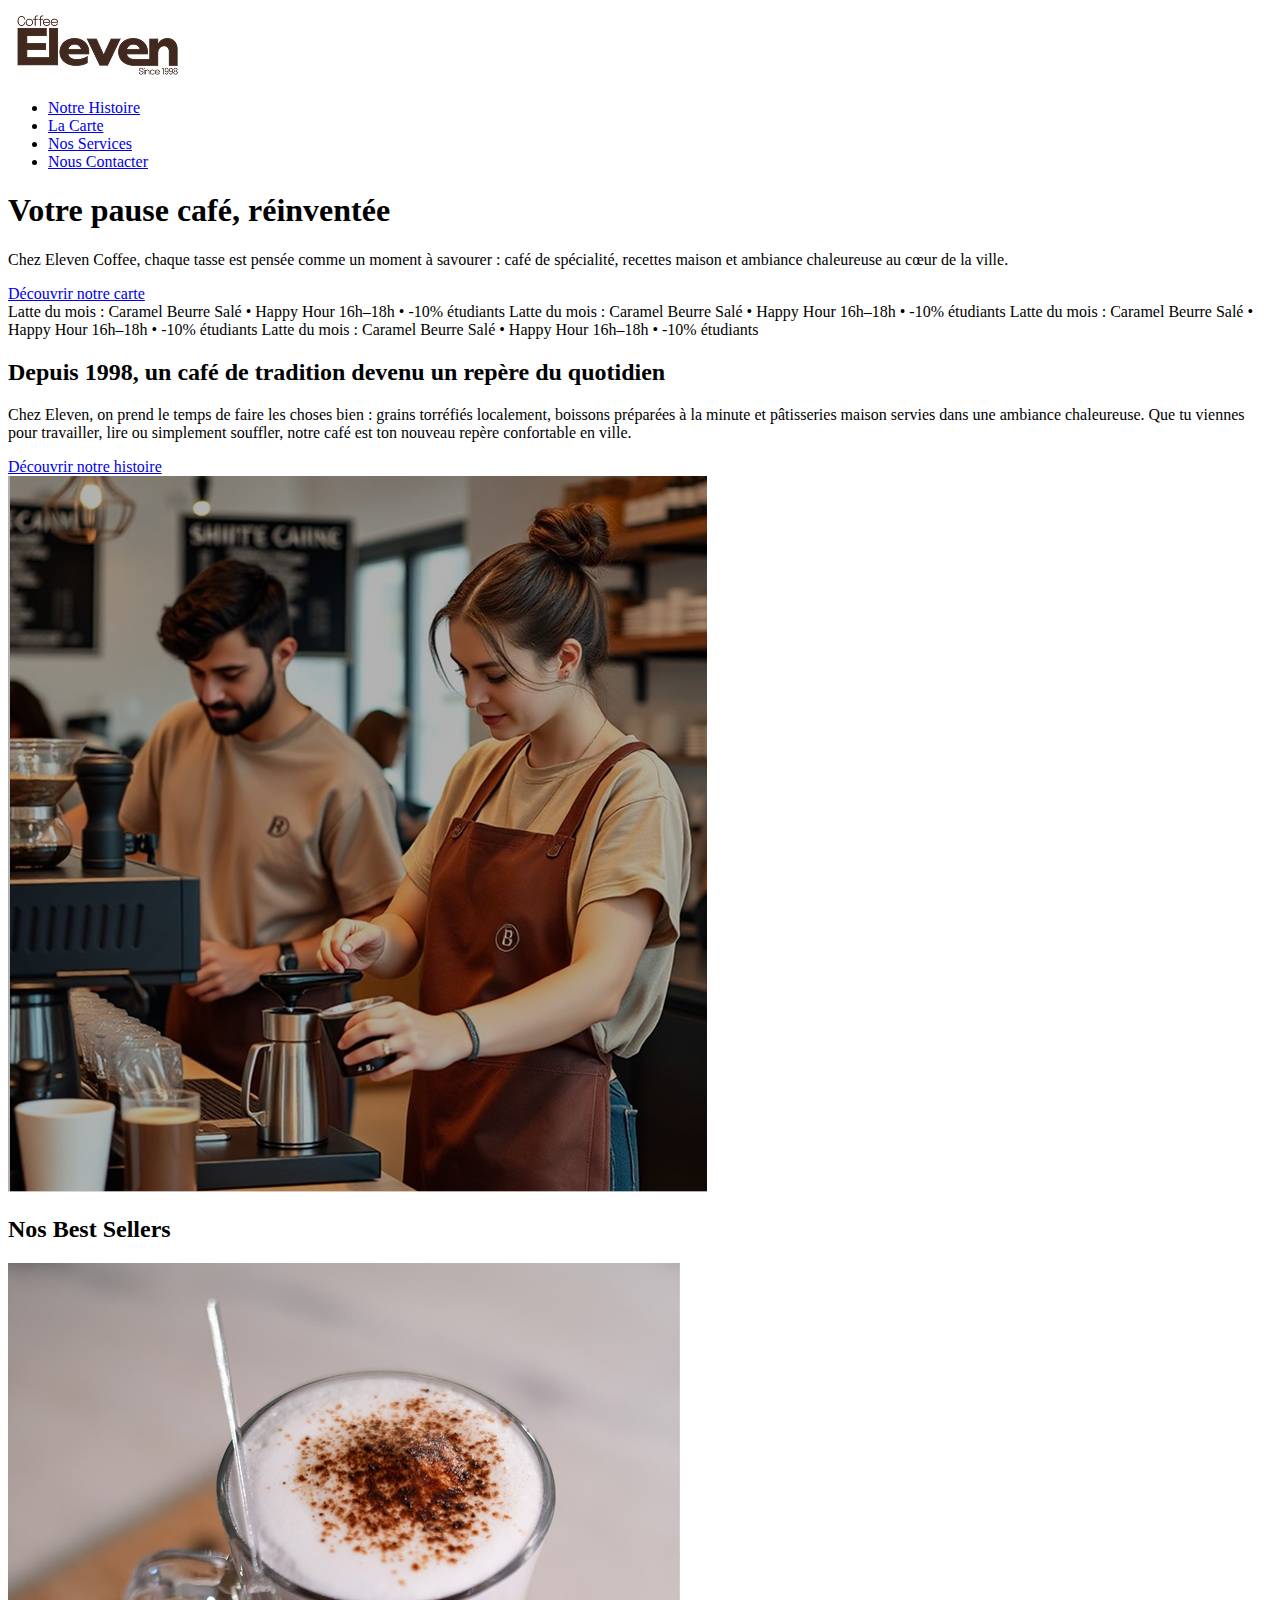
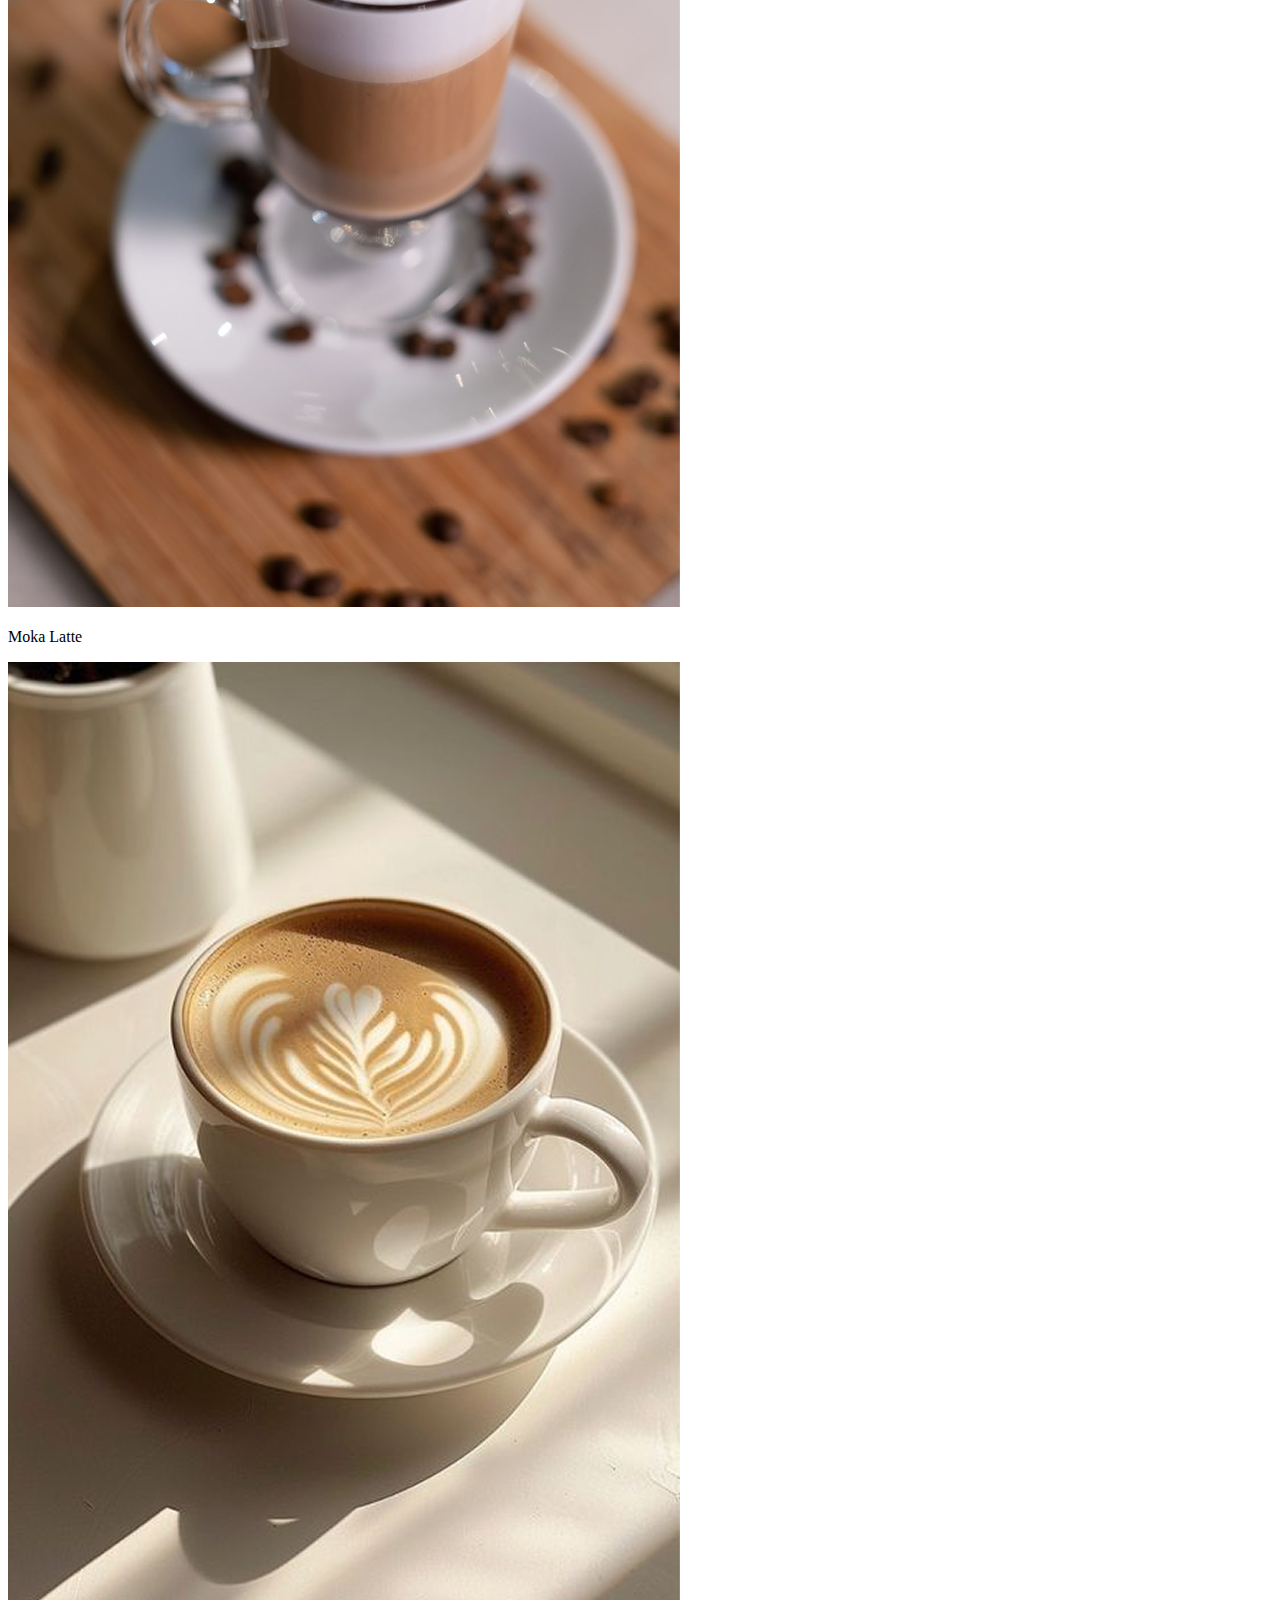
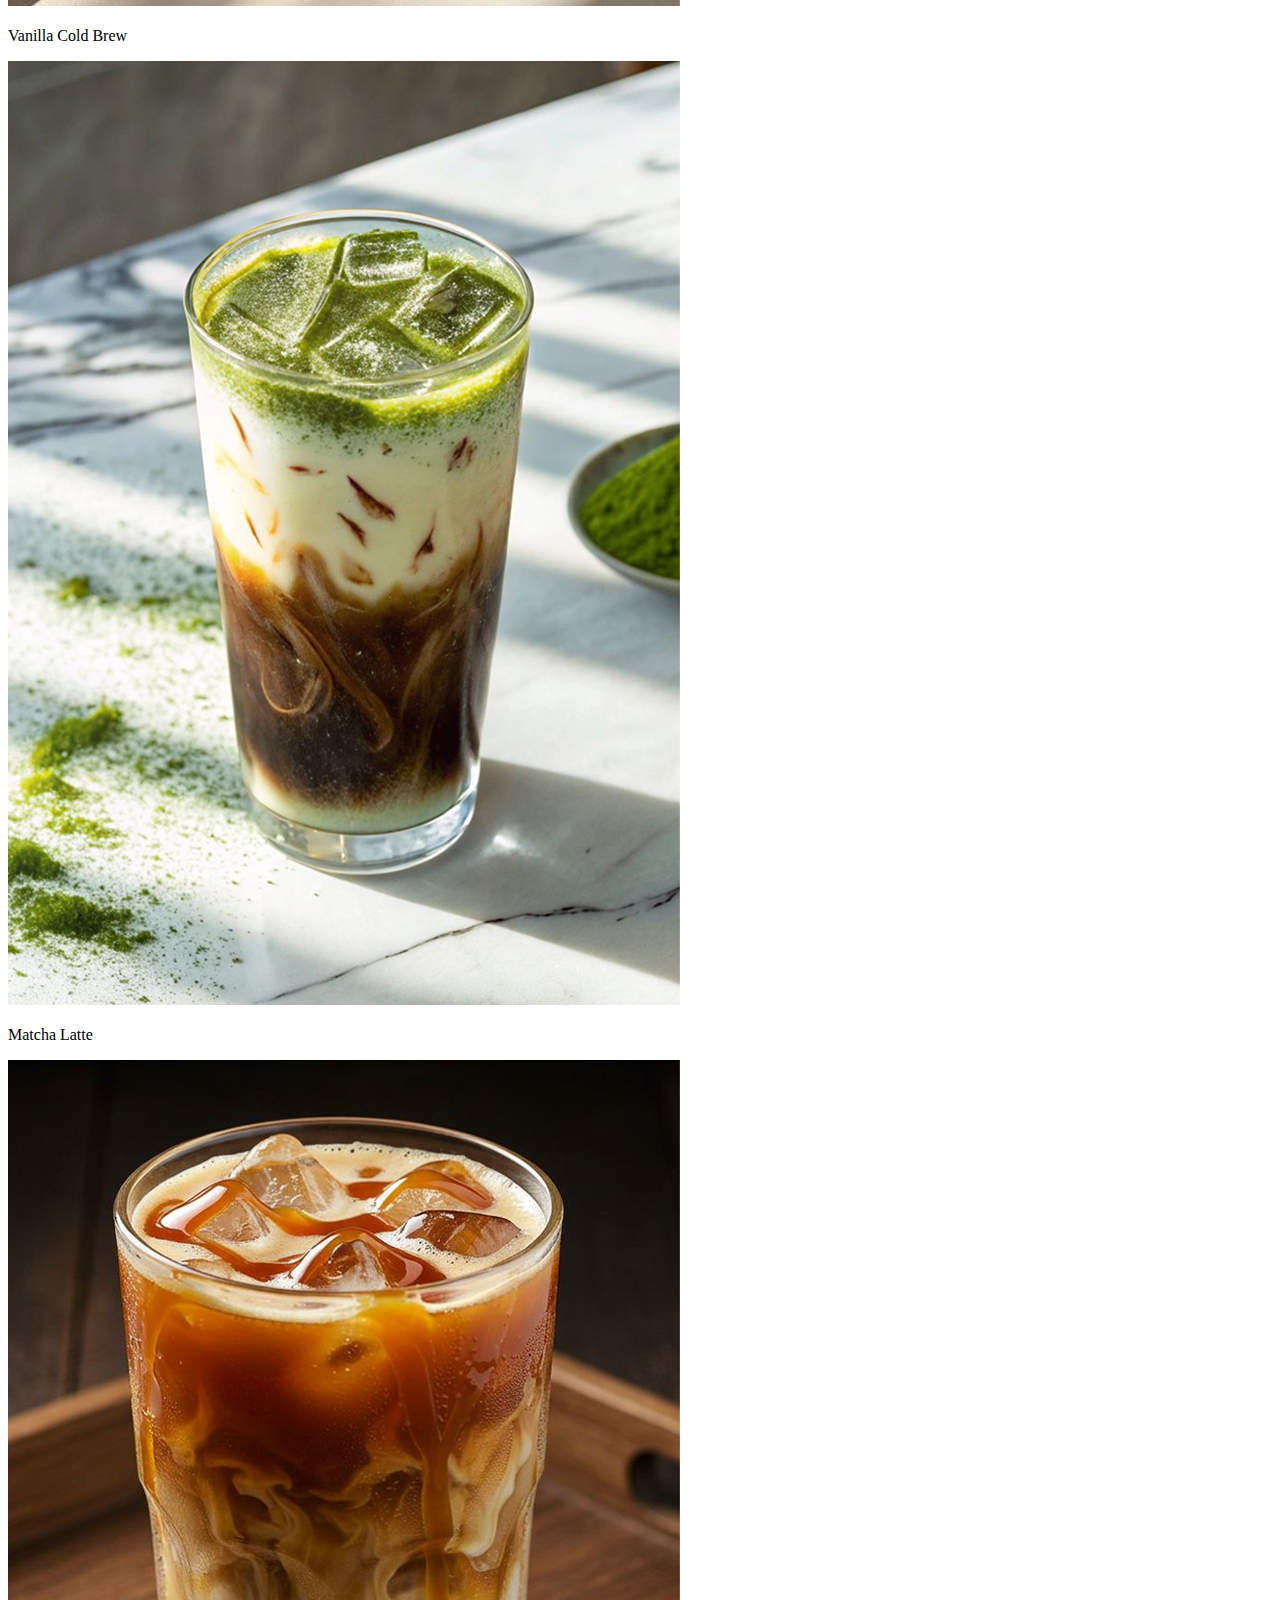
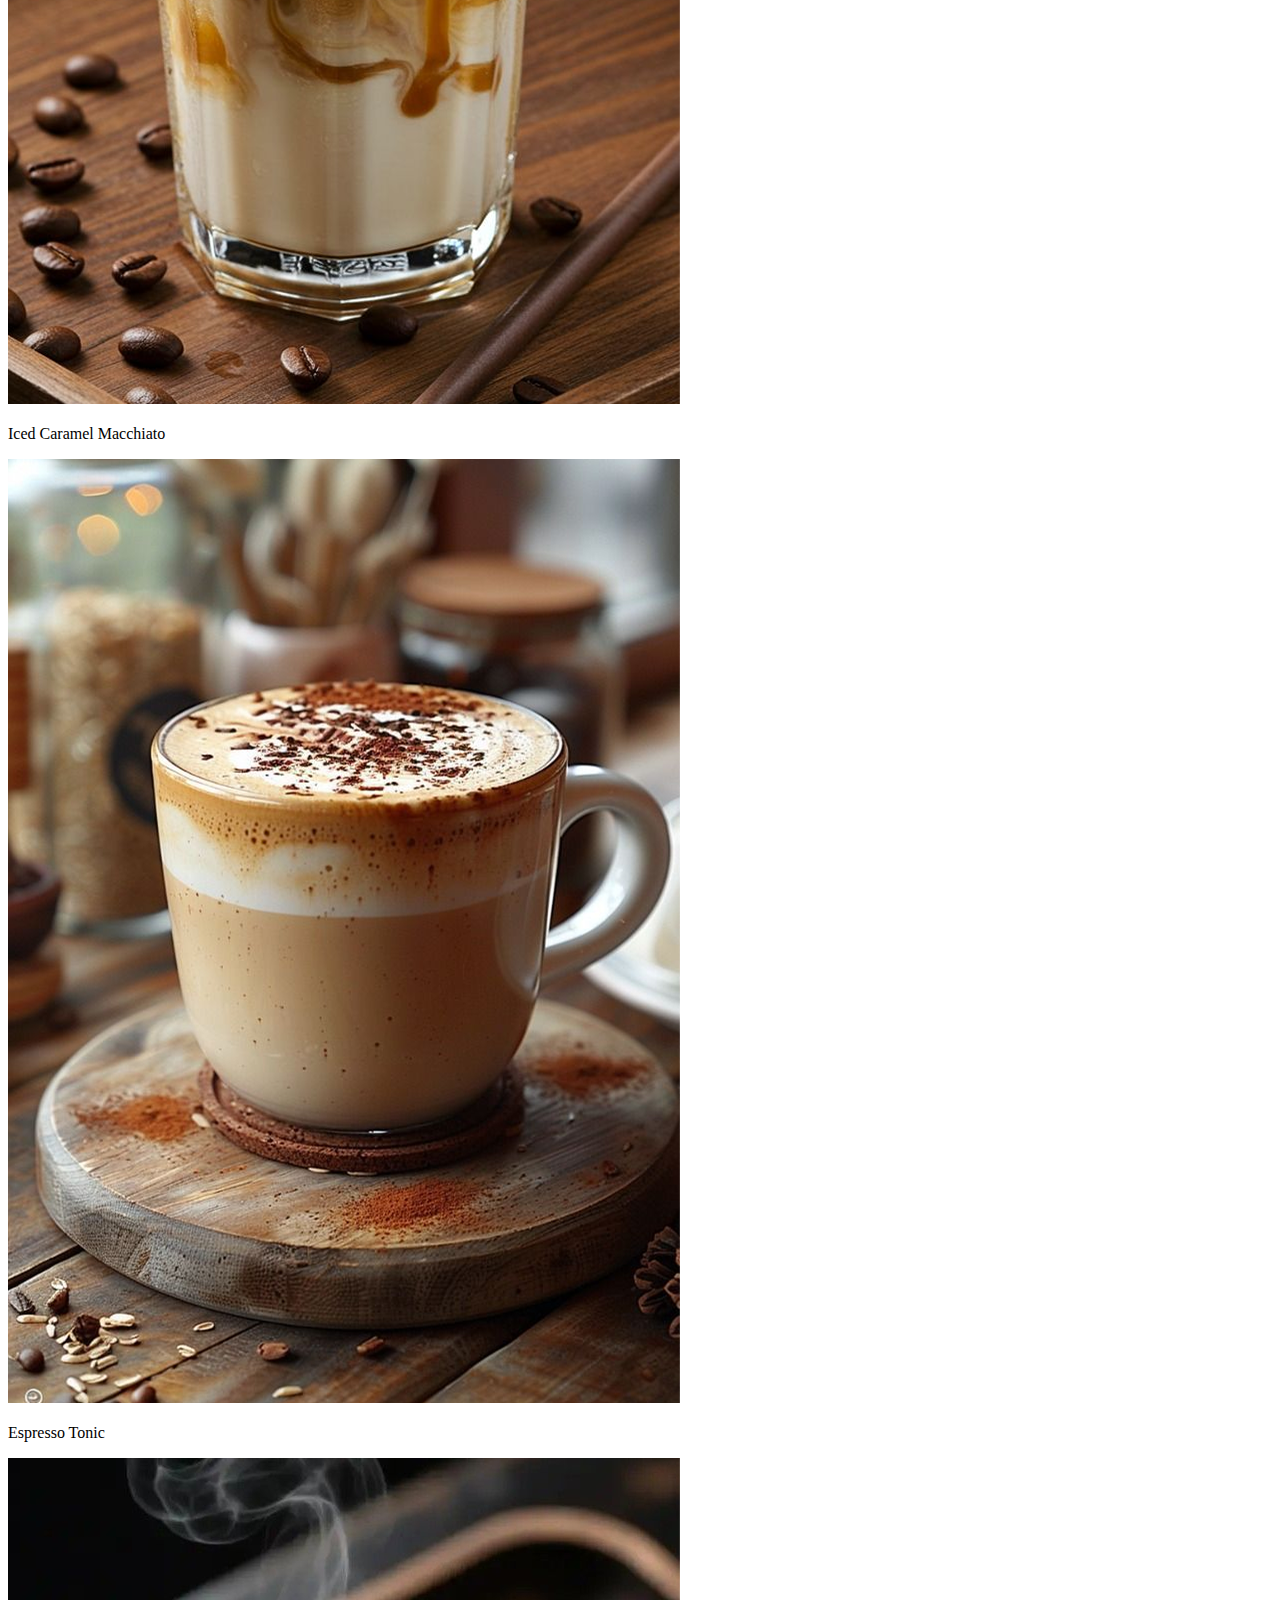
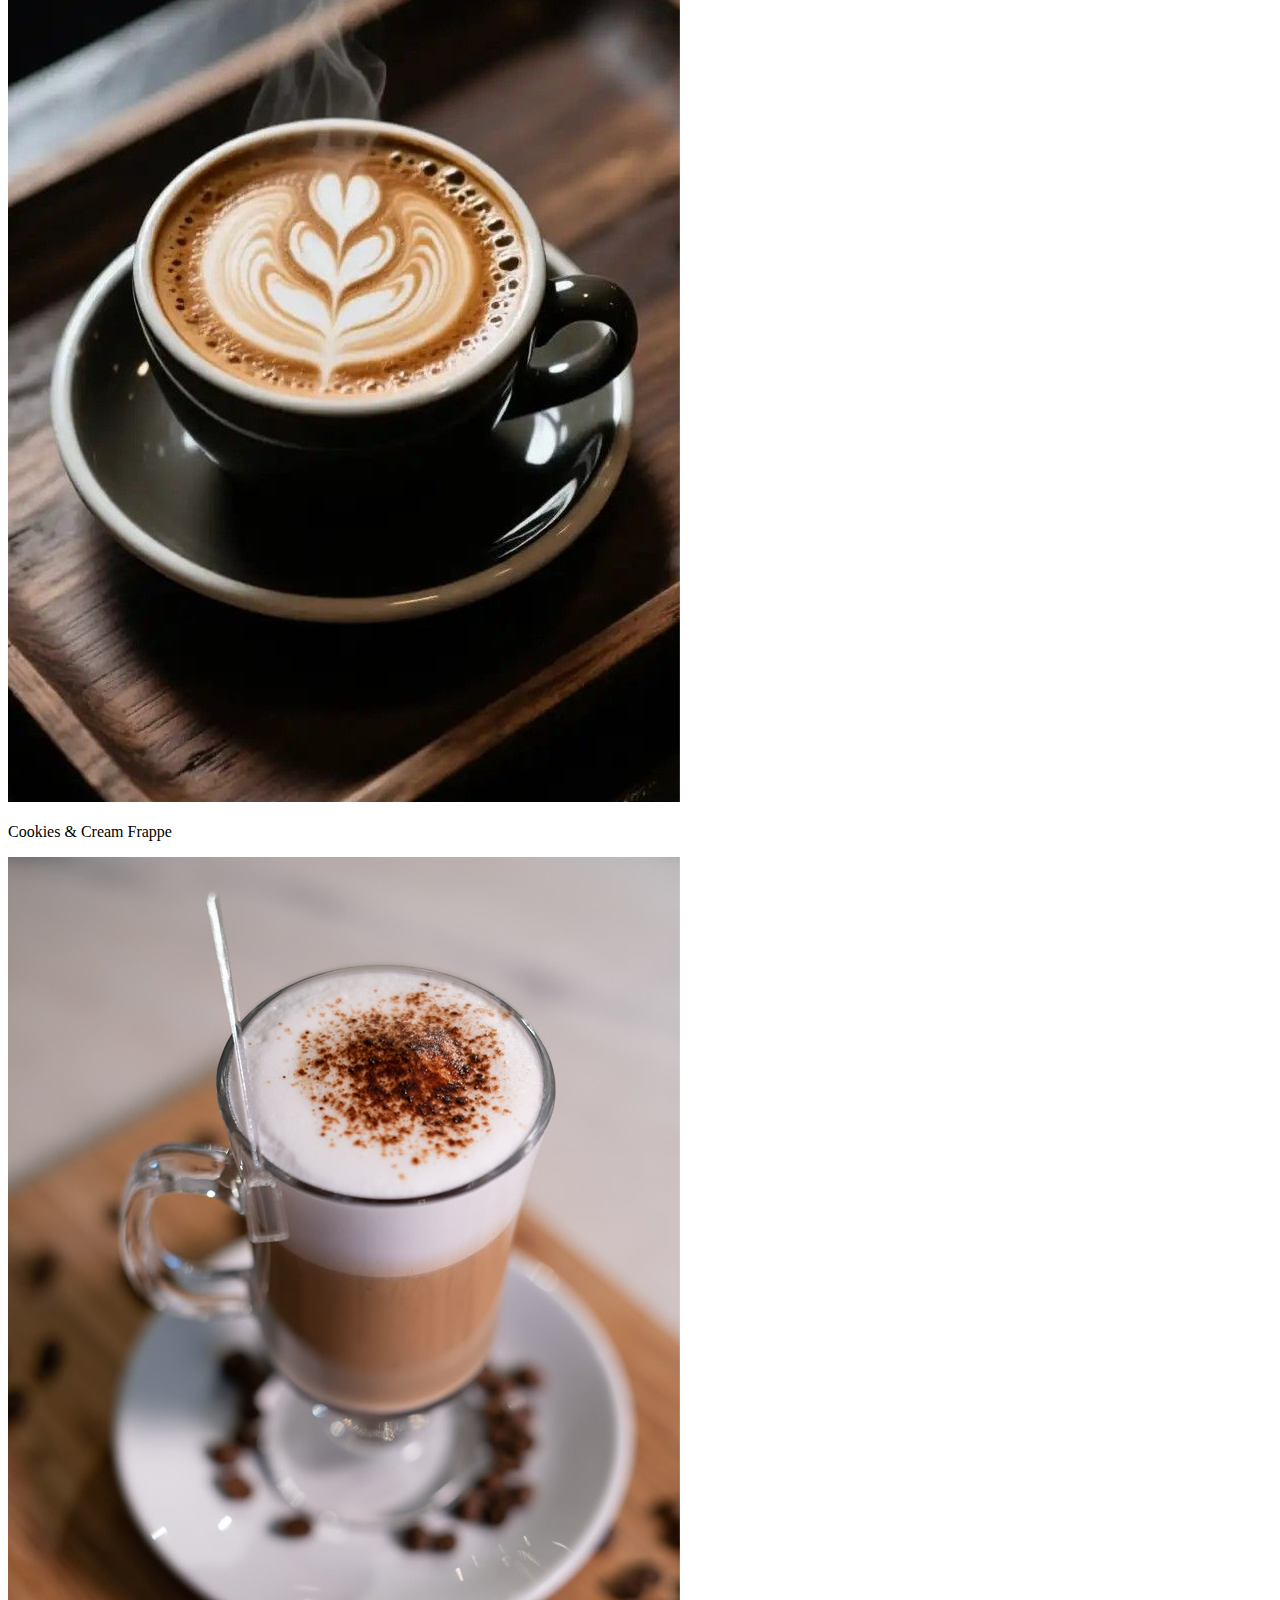
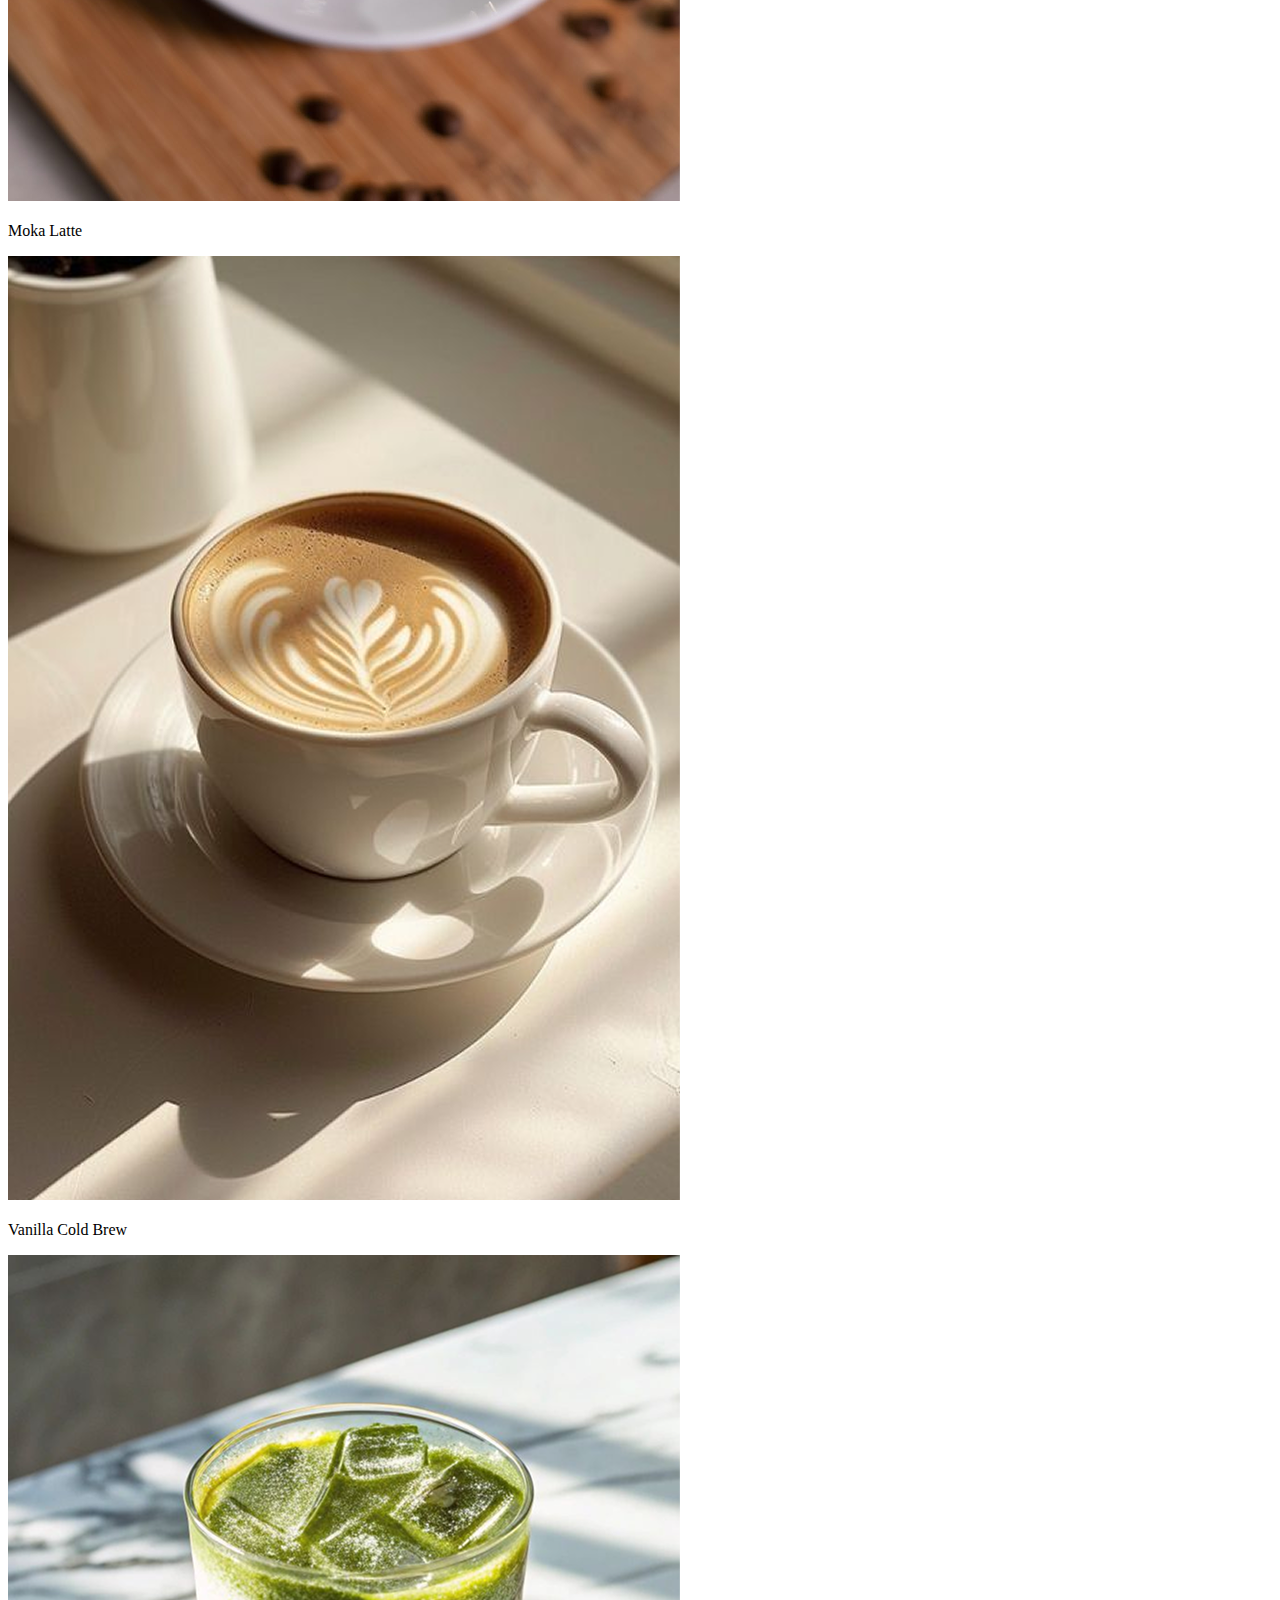
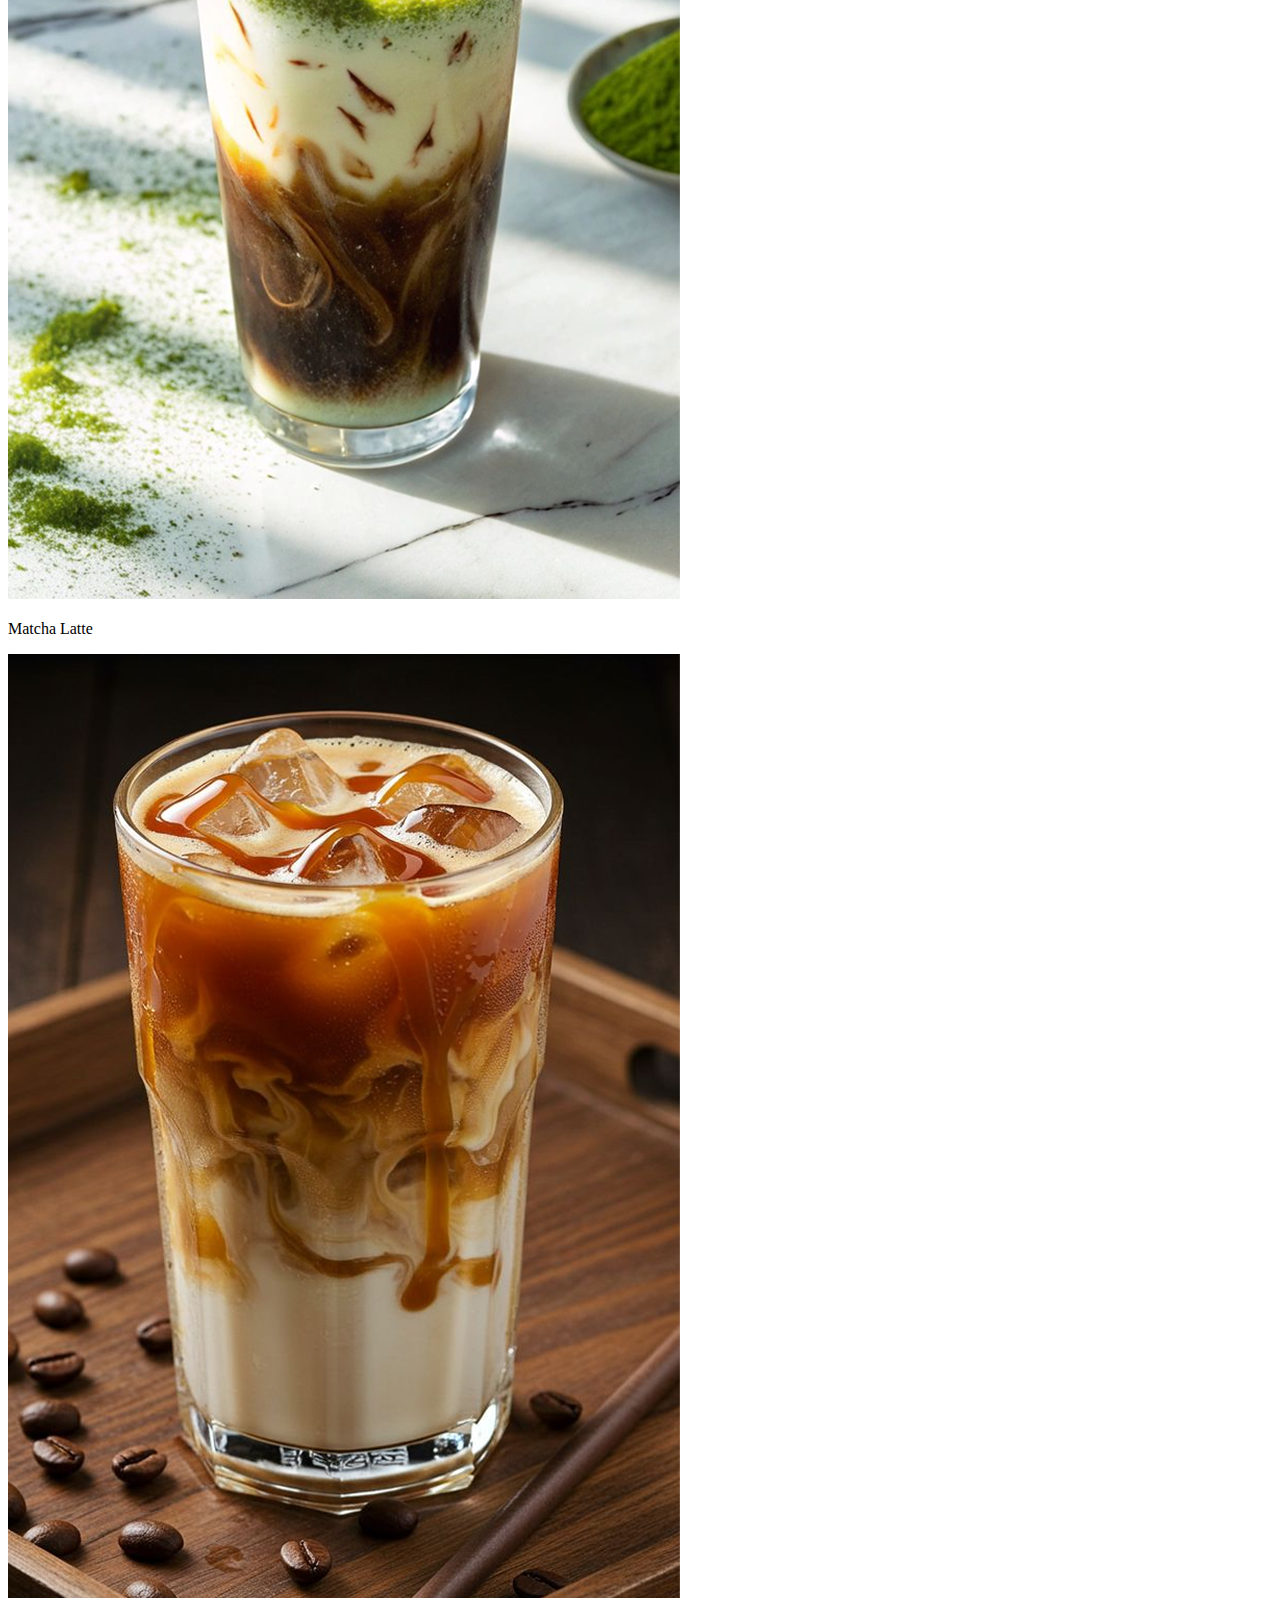
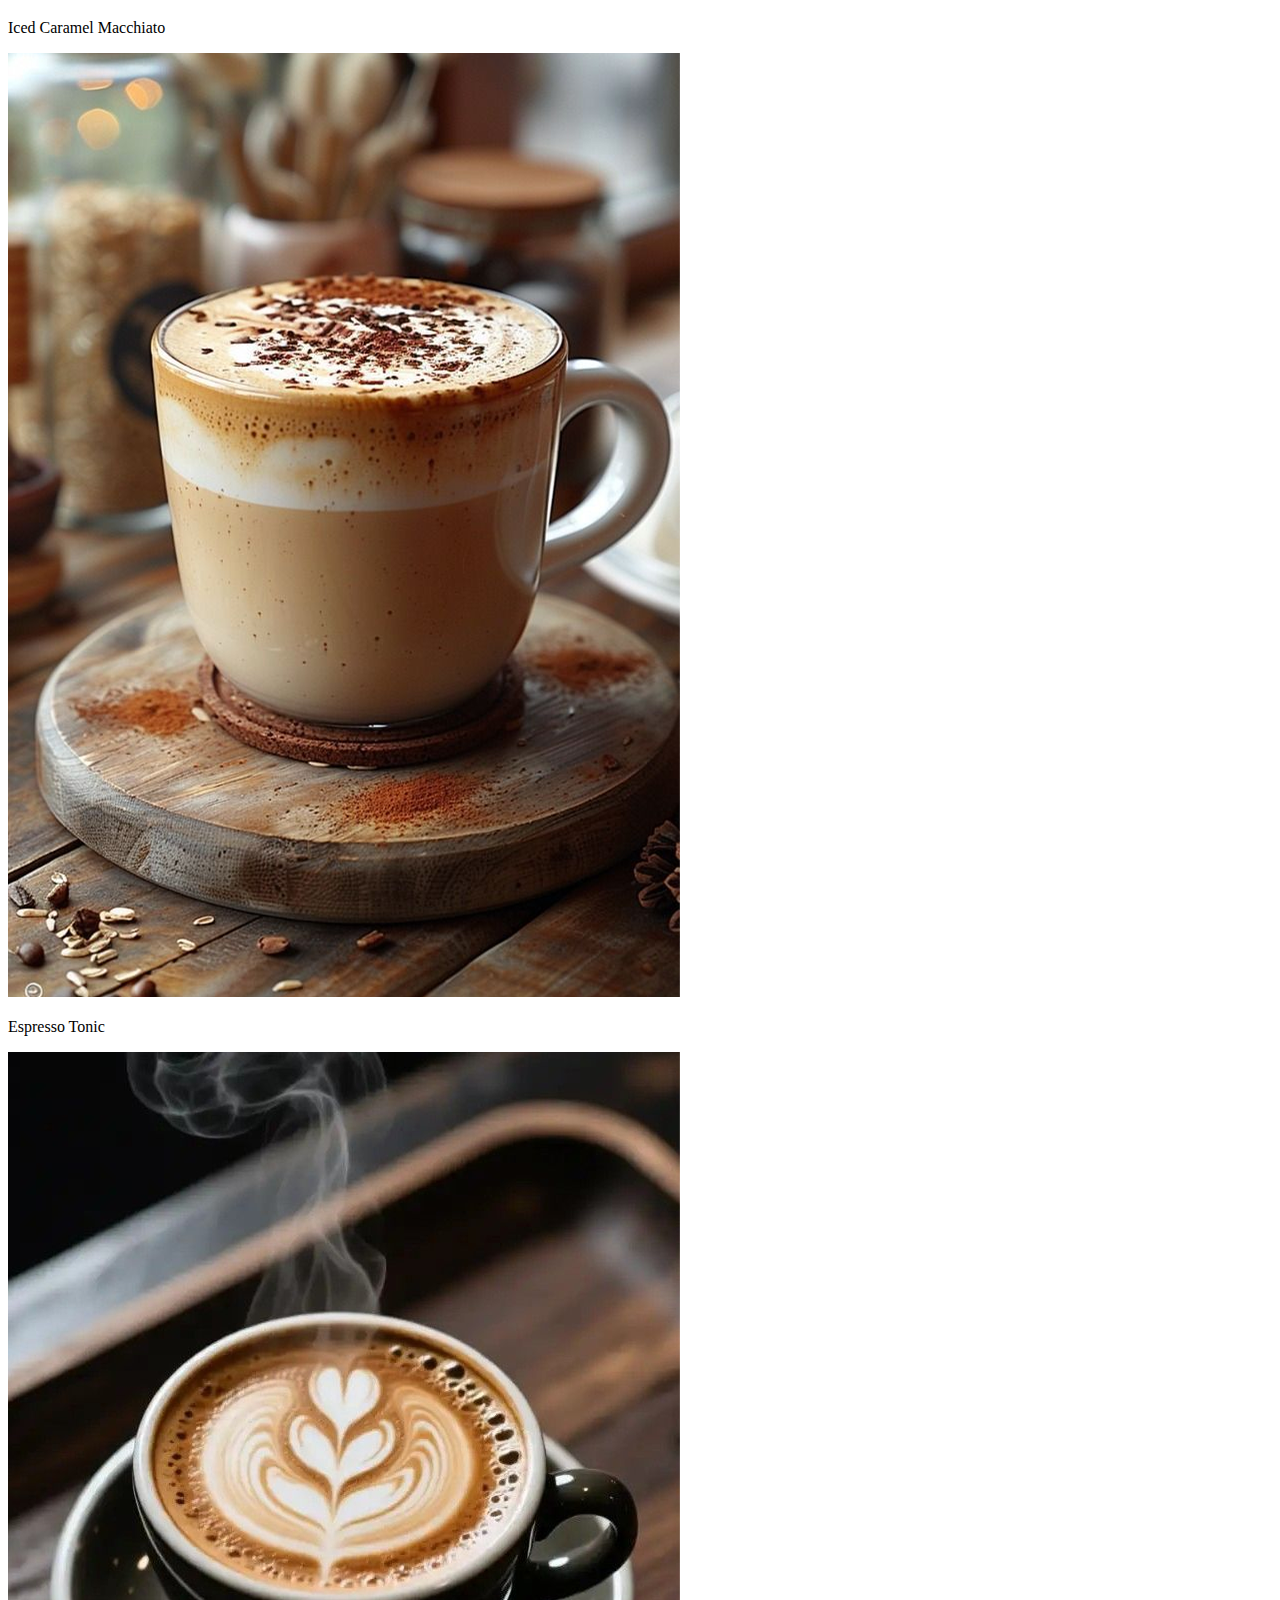
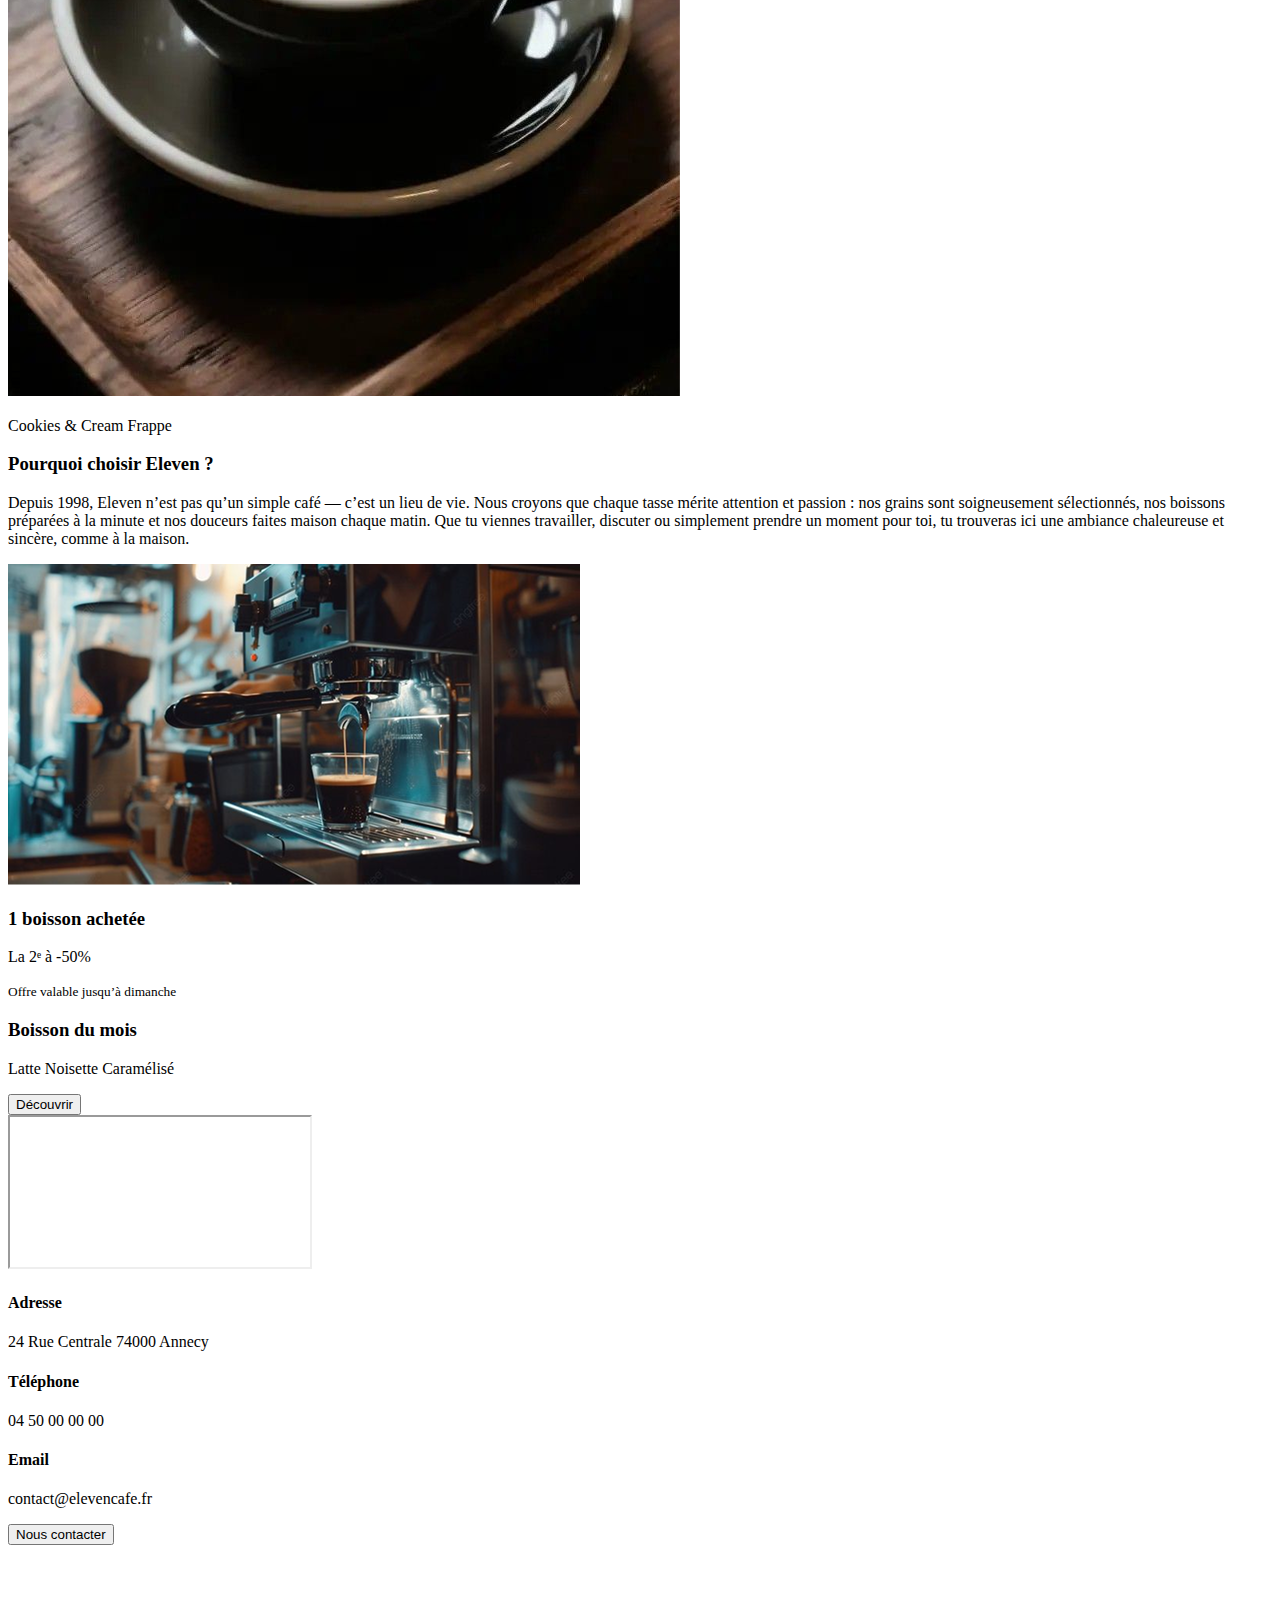
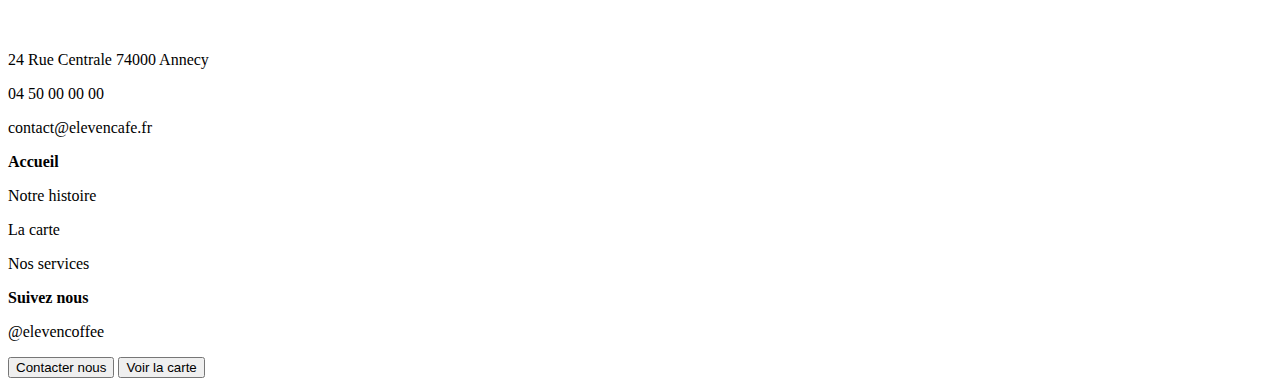
<file: index.html>
<!DOCTYPE html>
<html lang="fr">
  <head>
    <meta charset="UTF-8" />
    <meta name="viewport" content="width=device-width, initial-scale=1.0" />
    <title>eleven-coffee</title>

    <link rel="stylesheet" href="style.css" />

    <link rel="preconnect" href="https://fonts.googleapis.com" />
    <link rel="preconnect" href="https://fonts.gstatic.com" crossorigin />
    <link
      href="https://fonts.googleapis.com/css2?family=Epilogue:ital,wght@0,100..900;1,100..900&family=Figtree:ital,wght@0,300..900;1,300..900&display=swap"
      rel="stylesheet"
    />
  </head>

  <body>
    <header>
      <div class="menu">
        <div class="logo">
          <img src="./Logo.eleven.png" alt="Logo du site" />
        </div>

        <nav class="navigation">
          <ul>
            <li><a class="basic" href="#">Notre Histoire</a></li>
            <li><a class="basic" href="#">La Carte</a></li>
            <li><a class="basic" href="#">Nos Services</a></li>
            <li><a class="contact" href="#">Nous Contacter</a></li>
          </ul>
        </nav>
      </div>

      <div class="banner">
        <div class="text-banner">
          <h1>Votre pause café, réinventée</h1>
          <p>
            Chez Eleven Coffee, chaque tasse est pensée comme un moment à savourer : café de spécialité, recettes
            maison et ambiance chaleureuse au cœur de la ville.
          </p>
          <a class="Discovery" href="#">Découvrir notre carte</a>
        </div>
      </div>

      <div class="bandeau-defilant">
        <div class="defilement-contenu">
          <span>Latte du mois : Caramel Beurre Salé • Happy Hour 16h–18h • -10% étudiants</span>
          <span>Latte du mois : Caramel Beurre Salé • Happy Hour 16h–18h • -10% étudiants</span>
          <span>Latte du mois : Caramel Beurre Salé • Happy Hour 16h–18h • -10% étudiants</span>
          <span>Latte du mois : Caramel Beurre Salé • Happy Hour 16h–18h • -10% étudiants</span>
        </div>
      </div>
    </header>

    <main>
      <section class="notre-histoire">
        <div class="history-content">
          <h2>Depuis 1998, un café de tradition devenu un repère du quotidien</h2>
          <p>
            Chez Eleven, on prend le temps de faire les choses bien : grains torréfiés localement, boissons préparées
            à la minute et pâtisseries maison servies dans une ambiance chaleureuse. Que tu viennes pour travailler,
            lire ou simplement souffler, notre café est ton nouveau repère confortable en ville.
          </p>
          <a href="#">Découvrir notre histoire</a>
        </div>

        <div class="history-img">
          <img src="./historyimg.png" alt="Image Notre Histoire" />
        </div>
      </section>

      <section class="best-section">
        <h2 class="best-title">Nos Best Sellers</h2>

        <div class="slider">
          <div class="slider-track">
            <div class="slide-item">
              <img src="./bestseller1.png" alt="Moka Latte" />
              <p>Moka Latte</p>
            </div>
            <div class="slide-item">
              <img src="./bestseller2.png" alt="Vanilla Cold Brew" />
              <p>Vanilla Cold Brew</p>
            </div>
            <div class="slide-item">
              <img src="./bestseller3.png" alt="Matcha Latte" />
              <p>Matcha Latte</p>
            </div>
            <div class="slide-item">
              <img src="./bestseller4.png" alt="Iced Caramel Macchiato" />
              <p>Iced Caramel Macchiato</p>
            </div>
            <div class="slide-item">
              <img src="./bestseller5.png" alt="Espresso Tonic" />
              <p>Espresso Tonic</p>
            </div>
            <div class="slide-item">
              <img src="./bestseller6.png" alt="Cookies & Cream Frappe" />
              <p>Cookies & Cream Frappe</p>
            </div>

            <!-- duplication pour l'effet infini -->
            <div class="slide-item">
              <img src="./bestseller1.png" alt="Moka Latte" />
              <p>Moka Latte</p>
            </div>
            <div class="slide-item">
              <img src="./bestseller2.png" alt="Vanilla Cold Brew" />
              <p>Vanilla Cold Brew</p>
            </div>
            <div class="slide-item">
              <img src="./bestseller3.png" alt="Matcha Latte" />
              <p>Matcha Latte</p>
            </div>
            <div class="slide-item">
              <img src="./bestseller4.png" alt="Iced Caramel Macchiato" />
              <p>Iced Caramel Macchiato</p>
            </div>
            <div class="slide-item">
              <img src="./bestseller5.png" alt="Espresso Tonic" />
              <p>Espresso Tonic</p>
            </div>
            <div class="slide-item">
              <img src="./bestseller6.png" alt="Cookies & Cream Frappe" />
              <p>Cookies & Cream Frappe</p>
            </div>
          </div>
        </div>
      </section>

      <section class="pourquoi-nous">
        <div class="text-why-us">
          <h3>Pourquoi choisir Eleven ?</h3>
          <p>
            Depuis 1998, Eleven n’est pas qu’un simple café — c’est un lieu de vie. Nous croyons que chaque tasse mérite
            attention et passion : nos grains sont soigneusement sélectionnés, nos boissons préparées à la minute et nos
            douceurs faites maison chaque matin. Que tu viennes travailler, discuter ou simplement prendre un moment
            pour toi, tu trouveras ici une ambiance chaleureuse et sincère, comme à la maison.
          </p>
        </div>

        <div class="img-why-us">
          <img src="./popopopopo.png" alt="Image pourquoi nous ?" />
        </div>
      </section>

      <section class="promo-section">
        <div class="promo-col left">
          <h3>1 boisson achetée</h3>
          <p>La 2ᵉ à -50%</p>
          <small>Offre valable jusqu’à dimanche</small>
        </div>

        <div class="promo-col right">
          <h3>Boisson du mois</h3>
          <p>Latte Noisette Caramélisé</p>
          <button>Découvrir</button>
        </div>
      </section>

      <section class="contact-section">
        <!-- Colonne gauche : carte -->
        <div class="contact-map">
          <iframe
            src="https://www.google.com/maps/embed?pb=!1m18!1m12!1m3!1d2767.481356534786!2d6.122445675379591!3d45.899247671079565!2m3!1f0!2f0!3f0!3m2!1i1024!2i768!4f13.1!3m3!1m2!1s0x478ba8571eb4b3db%3A0x408ab2ae4bfb0f0!2sAnnecy!5e0!3m2!1sfr!2sfr!4v1730726400000!5m2!1sfr!2sfr"
            allowfullscreen
            loading="lazy"
            referrerpolicy="no-referrer-when-downgrade"
          ></iframe>
        </div>

        <!-- Colonne droite : infos -->
        <div class="contact-infos">
          <div class="info-box">
            <h4>Adresse</h4>
            <p>24 Rue Centrale 74000 Annecy</p>
          </div>

          <div class="info-box">
            <h4>Téléphone</h4>
            <p>04 50 00 00 00</p>
          </div>

          <div class="info-box">
            <h4>Email</h4>
            <p>contact@elevencafe.fr</p>
          </div>

          <button class="contact-btn">Nous contacter</button>
        </div>
      </section>
    </main>

    <footer class="footer">
      <div class="footer-column logo-section">
        <img src="./logo footer eleven.png" alt="Logo footer eleven" />
        <p>24 Rue Centrale 74000 Annecy</p>
        <p>04 50 00 00 00</p>
        <p>contact@elevencafe.fr</p>
      </div>

      <div class="separator" aria-hidden="true"></div>

      <div class="footer-column">
        <p><strong>Accueil</strong></p>
        <p>Notre histoire</p>
        <p>La carte</p>
        <p>Nos services</p>
      </div>

      <div class="separator" aria-hidden="true"></div>

      <div class="footer-column">
        <p><strong>Suivez nous</strong></p>
        <p>@elevencoffee</p>
      </div>

      <div class="separator" aria-hidden="true"></div>

      <div class="footer-column">
        <button class="btn">Contacter nous</button>
        <button class="btn secondary">Voir la carte</button>
      </div>
    </footer>
  </body>
</html>
</file>
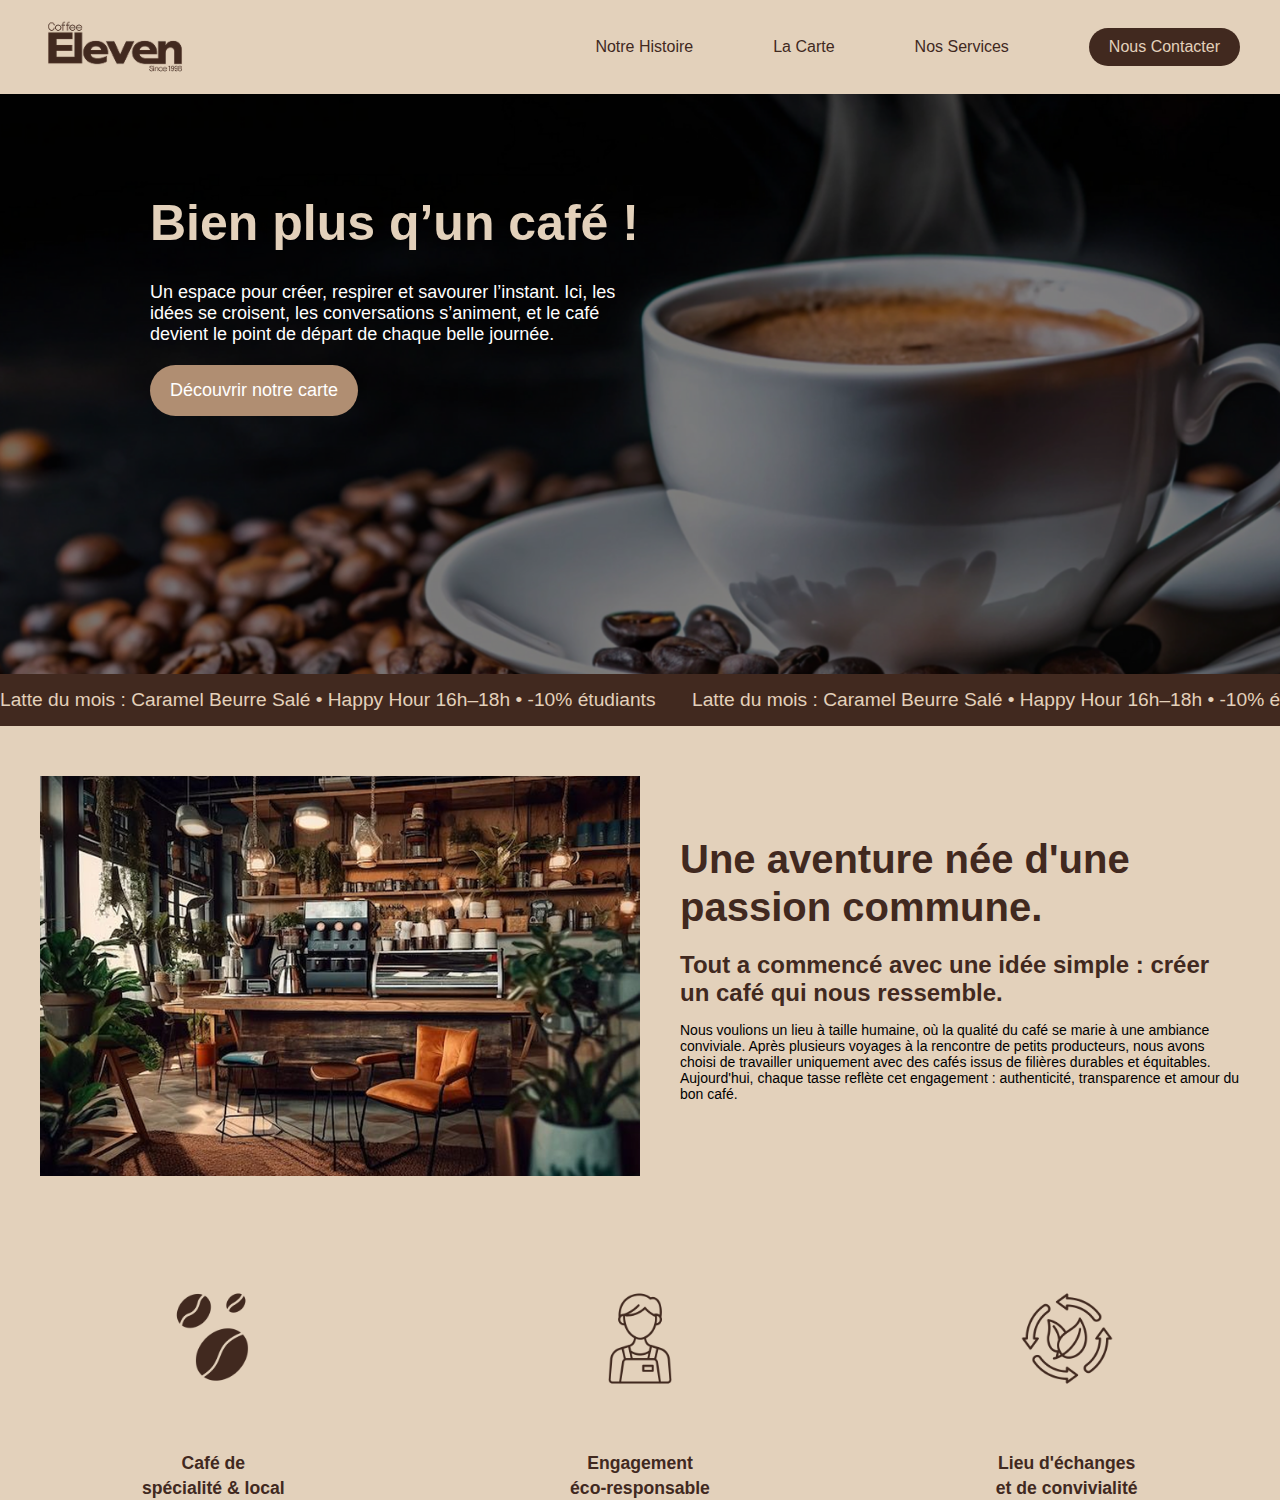
<file: notre_histoire/histoire.html>
<!DOCTYPE html>
<html lang="en">

<head>
    <meta charset="UTF-8">
    <meta name="viewport" content="width=device-width, initial-scale=1.0">
    <title>eleven-coffee</title>
    <link rel="stylesheet" href="./histoire.css">
    <link rel="preconnect" href="https://fonts.googleapis.com">
    <link rel="preconnect" href="https://fonts.gstatic.com" crossorigin>
    <link href="https://fonts.googleapis.com/css2?family=Epilogue:ital,wght@0,100..900;1,100..900&family=Figtre… rel="
        stylesheet">
</head>

<body>

    <header>
        <div class="menu">


            <div class="logo">
                <img src="./img/Logo-Eleven coffee 3.png" alt="Logo du site">
            </div>

            <div class="navigation">

                <ul>
                    <li>
                        <a class="basic" href="#">Notre Histoire</a>
                    </li>

                    <li>
                        <a class="basic" href="#">La Carte</a>
                    </li>

                    <li>
                        <a class="basic" href="#">Nos Services</a>
                    </li>

                    <li>
                        <a class="contact" href="#">Nous Contacter</a>
                    </li>
                </ul>

            </div>

        </div>

        <div class="banner">

            <div class="text-banner">
                <h1>
                    Bien plus q’un café !
                </h1>

                <p>
                    Un espace pour créer, respirer et savourer l’instant. Ici, les idées se croisent, les conversations
                    s’animent, et le café devient le point de départ de chaque belle journée.
                </p>

                <a class="Discovery" href="#">Découvrir notre carte</a>
            </div>

        </div>

        <div class="bandeau-defilant">
            <div class="defilement-contenu">
                <span>Latte du mois : Caramel Beurre Salé • Happy Hour 16h–18h • -10% étudiants </span>
                <span>Latte du mois : Caramel Beurre Salé • Happy Hour 16h–18h • -10% étudiants </span>
                <span>Latte du mois : Caramel Beurre Salé • Happy Hour 16h–18h • -10% étudiants </span>
                <span>Latte du mois : Caramel Beurre Salé • Happy Hour 16h–18h • -10% étudiants </span>
            </div>
        </div>

    </header>

    <main>
        <div class="section1">
            <div class="section1-img">
                <img src="./img/interieur_cafe.png" alt="Intérieur de café chaleureux" class="story-image">
            </div>
            <div class="section1-txt">
                <h2 class="section1-title">Une aventure née d'une passion commune.</h2>
                <p class="section1-text">
                    Tout a commencé avec une idée simple : créer un café qui nous ressemble.
                </p>
                <p class="story-text">
                    Nous voulions un lieu à taille humaine, où la qualité du café se marie à une ambiance conviviale.
                    Après plusieurs voyages à la rencontre de petits producteurs, nous avons choisi de travailler
                    uniquement avec des cafés issus de filières durables et équitables. Aujourd'hui, chaque tasse
                    reflète cet engagement : authenticité, transparence et amour du bon café.
                </p>
            </div>
        </div>
        </div>

        <div class="values-section">
            <div class="value-item">
                <img src="./img/icone1/icone4.png" alt="Icône grains de café" class="value-icon"> 
                <p class="value-text">
                    <span class="bold-text">Café de</span><br>
                    <span class="bold-text">spécialité & local</span>
                </p>
            </div>
            <div class="value-item">
                <img src="./img/icone1/icone5.png" alt="Icône éco-responsable" class="value-icon">
                <p class="value-text">
                    <span class="bold-text">Engagement</span><br>
                    <span class="bold-text">éco-responsable</span>
                </p>
            </div>
            <div class="value-item">
                <img src="./img/icone1/icone6.png" alt="Icône personne" class="value-icon">
                <p class="value-text">
                    <span class="bold-text">Lieu d'échanges</span><br>
                    <span class="bold-text">et de convivialité</span>
                </p>
            </div>
        </div>



    </main>

    <footer>

    </footer>

</body>

</html>
</file>
<file: style.css>
/* No CSS *//*# sourceMappingURL=style.css.map */
</file>
<file: notre_histoire/histoire.css>
@charset "UTF-8";
* {
  margin: 0;
  padding: 0;
}

header .menu {
  display: flex;
  justify-content: space-between;
  align-items: center;
  gap: 0;
  width: 100%;
  background-color: #E3D1BB;
}
header .menu .logo {
  padding: 15px 0 15px 40px;
}
header .menu .logo img {
  width: 150px;
}
header .menu .navigation ul {
  display: flex;
  justify-content: flex-start;
  align-items: center;
  gap: 80px;
  list-style: none;
  padding-right: 40px;
}
header .menu .navigation a {
  text-decoration: none;
  list-style: none;
  font-size: 16px;
  color: #41291F;
  font-family: "Epilogue", sans-serif;
  display: inline-block;
  transition: transform 0.25s ease, color 0.25s ease;
}
header .menu .navigation a.contact {
  background-color: #41291F;
  color: #E3D1BB;
  text-decoration: none;
  font-family: "Epilogue", sans-serif;
  font-size: 16px;
  border-radius: 50px;
  padding: 10px 20px;
  display: inline-block;
  transition: transform 0.25s ease, color 0.25s ease, background-color 0.25s ease;
}
header .menu .navigation a:hover {
  transform: scale(1.12);
}
header .banner {
  background: url("./img/baniere.png") no-repeat center center;
  background-size: cover;
  height: 580px;
}
header .banner h1 {
  font-family: "Figtree", sans-serif;
  color: #E3D1BB;
  font-size: 50px;
  padding-bottom: 10px;
}
header .banner p {
  font-family: "Epilogue", sans-serif;
  color: #ffffff;
  font-size: 18px;
}
header .banner a {
  background-color: #B08E72;
  color: #ffffff;
  text-decoration: none;
  font-family: "Epilogue", sans-serif;
  font-size: 18px;
  border-radius: 50px;
  padding: 15px 20px;
  display: inline-block;
  transition: transform 0.25s ease, color 0.25s ease, background-color 0.25s ease;
}
header .text-banner {
  width: 40%;
  gap: 20px;
  display: flex;
  flex-direction: column;
  align-items: flex-start;
  padding-left: 150px;
  padding-top: 100px;
}
header .text-banner .Discovery {
  background-color: #B08E72;
  color: #ffffff;
  text-decoration: none;
  font-family: "Epilogue", sans-serif;
  font-size: 18px;
  border-radius: 50px;
  padding: 15px 20px;
  display: inline-block;
  transition: transform 0.25s ease, color 0.25s ease, background-color 0.25s ease;
}
header .text-banner .Discovery:hover {
  transform: scale(1.05);
}
header .text-banner .Discovery:hover {
  background-color: #41291F;
}
header .bandeau-defilant {
  width: 100%;
  overflow: hidden;
  background-color: #41291F;
  color: #E3D1BB;
  padding: 15px 0;
  font-weight: 500;
  font-family: "Epilogue", sans-serif;
  position: relative;
  white-space: nowrap;
}
header .bandeau-defilant .defilement-contenu {
  display: inline-block;
  white-space: nowrap;
  animation: defile 20s linear infinite;
}
header .bandeau-defilant .defilement-contenu span {
  display: inline-block;
  margin-right: 2rem;
  font-size: 1.2rem;
}

@keyframes defile {
  0% {
    transform: translateX(0%);
  }
  100% {
    transform: translateX(-50%);
  }
}
.section1 {
  display: flex;
  max-width: 100%;
  background-color: #E3D1BB;
  padding: 50px 40px;
  align-items: center;
  gap: 40px;
}

.section1-img {
  min-width: 50%;
}

.story-image {
  width: 100%;
  display: block;
  height: 400px;
  -o-object-fit: cover;
     object-fit: cover;
}

.section1-title {
  font-family: "Figtree", sans-serif;
  color: #41291F;
  font-size: 40px;
  font-weight: bold;
  margin-top: 0;
  margin-bottom: 20px;
  line-height: 1.2;
}

.section1-text {
  font-family: "Epilogue", sans-serif;
  color: #41291F;
  font-size: 24px;
  font-weight: bold;
  margin-bottom: 15px;
}

.story-text {
  font-family: "Epilogue", sans-serif;
  font-size: 14px;
  margin-bottom: 15px;
}

.values-section {
  background-color: #E3D1BB;
  display: flex;
  justify-content: space-around;
  align-items: flex-start;
  text-align: center;
  max-width: 100%;
  padding: 20px, 5px;
}

.value-icon {
  width: 400px;
  height: auto;
  display: block;
}

.value-text {
  font-family: "Epilogue", sans-serif;
  font-size: 1.1em;
  line-height: 1.4;
  color: #41291F;
  margin: 0;
}

.bold-text {
  font-weight: 700;
}

.value-item {
  position: relative;
  transition: transform 0.5s ease-out;
}

.value-item:hover {
  transform: translateY(-20px);
  box-shadow: 0 10px 20px rgba(0, 0, 0, 0.1);
  cursor: pointer;
}

@media (max-width: 650px) {
  .values-section {
    flex-direction: column;
    align-items: center;
    padding: 10px 5px;
  }
  .value-item {
    max-width: 300px;
  }
}
.notre-histoire {
  background-color: #E3D1BB;
  color: #41291F;
  font-family: "Figtree", sans-serif;
  padding: 80px 10%;
}
.notre-histoire .texte h2 {
  font-family: "Figtree", sans-serif;
  color: #41291F;
  font-size: 40px;
  font-weight: bold;
  margin-top: 0;
  line-height: 1.2;
}

.bloc {
  display: flex;
  align-items: center;
  justify-content: space-between;
  gap: 40px;
  flex-direction: row;
}

.texte {
  flex: 1;
}

.texte h3 {
  font-family: "Epilogue", sans-serif;
  color: #41291F;
  font-size: 24px;
  font-weight: bold;
  margin-bottom: 15px;
}

.texte h2 {
  font-family: "Figtree", sans-serif;
  color: #41291F;
  font-size: 40px;
  font-weight: bold;
  margin-bottom: 15px;
}

.texte p {
  font-family: "Epilogue", sans-serif;
  font-size: 14px;
  margin-bottom: 15px;
}

.histoire .image img {
  width: 250%;
  max-width: 550px;
  -o-object-fit: cover;
     object-fit: cover;
  display: block;
  margin: 0 auto;
}

.nos-produits {
  background-color: #E3D1BB;
  color: #41291F;
  font-family: "Figtree", sans-serif;
  padding: 60px 10%;
}

.produits {
  display: flex;
  align-items: center;
  justify-content: space-between;
  gap: 40px;
  flex-direction: row;
}

.image-slider {
  flex: 0.7;
  width: 100%;
  max-width: 500px;
  overflow: hidden;
}

.slide-track {
  display: flex;
  width: 65%;
  animation: slide 5s linear infinite;
}

.slide-track img {
  width: 100%;
  height: 280px;
  -o-object-fit: cover;
     object-fit: cover;
  flex-shrink: 0;
}

@keyframes slide {
  0% {
    transform: translateX(0);
  }
  100% {
    transform: translateX(-50%);
  }
}
.produits .texte {
  flex: 1.3;
}

.cta {
  background-color: #B08E72;
  color: #ffffff;
  text-decoration: none;
  font-family: "Epilogue", sans-serif;
  font-size: 16px;
  border-radius: 50px;
  padding: 10px 20px;
  display: inline-block;
  transition: transform 0.25s ease, color 0.25s ease, background-color 0.25s ease;
}
.cta:hover {
  transform: scale(1.05);
}
.cta:hover {
  background-color: #41291F;
}

.benefits-section {
  background-color: #E3D1BB;
  padding: 40px 5%;
  margin-left: 0px;
  margin-right: 0px;
  /* Utilise Flexbox pour aligner les 3 éléments */
  display: flex;
  justify-content: space-around;
  align-items: flex-start;
  gap: 30px;
  text-align: center;
  max-width: 1600px;
}

.benefit-item {
  flex: 1;
  padding: 0 15px;
}

.benefit-icon {
  width: 400px;
  height: auto;
  display: block;
  margin: 0 auto 20px auto;
}

.benefit-title {
  font-family: "Epilogue", sans-serif;
  font-size: 20px;
  font-weight: 700;
  color: #41291F;
  margin-bottom: 10px;
}

.benefit-description {
  font-family: "Epilogue", sans-serif;
  font-size: 14px;
  color: #41291F;
  line-height: 1.5;
}

.benefit-item {
  position: relative;
  transition: transform 0.5s ease-out;
}

.benefit-item:hover {
  transform: translateY(-20px);
  box-shadow: 0 10px 20px rgba(0, 0, 0, 0.1);
  cursor: pointer;
}

@media (max-width: 650px) {
  .benefit-section {
    flex-direction: column;
    align-items: center;
    padding: 10px 5px;
  }
  .benefit-item {
    max-width: 300px;
  }
}
.footer {
  background-color: #41291F;
  color: #ffffff;
  display: flex;
  justify-content: space-around;
  align-items: center;
  gap: 20px;
  padding: 40px 20px;
  flex-wrap: wrap;
  font-family: "Figtree", sans-serif;
}
.footer img {
  height: 80px;
}
.footer .footer-column {
  display: flex;
  flex-direction: column;
  gap: 10px;
  min-width: 150px;
}
.footer .separator {
  width: 1px;
  background-color: rgba(255, 255, 255, 0.3);
  height: 150px;
}
.footer .btn {
  background-color: #B08E72;
  color: #41291F;
  text-decoration: none;
  font-family: "Epilogue", sans-serif;
  font-size: 16px;
  border-radius: 50px;
  padding: 10px 20px;
  display: inline-block;
  transition: transform 0.25s ease, color 0.25s ease, background-color 0.25s ease;
  font-weight: 700;
}
.footer .btn.secondary {
  background-color: transparent;
  border: 2px solid #B08E72;
  color: #B08E72;
}
.footer .btn:hover {
  opacity: 0.85;
}

/* 🔹 RESPONSIVE TABLETTES */
@media (max-width: 1024px) {
  header .menu {
    flex-direction: column;
    align-items: center;
    text-align: center;
  }
  header .menu .navigation ul {
    flex-direction: column;
    gap: 20px;
    padding: 10px 0;
  }
  header .text-banner {
    width: 80%;
    padding: 50px 20px;
    align-items: center;
    text-align: center;
  }
  header .text-banner h1 {
    font-size: 38px;
  }
  header .text-banner p {
    font-size: 16px;
  }
  .section1 {
    flex-direction: column;
    text-align: center;
    padding: 40px 20px;
  }
  .section1 .section1-img, .section1 .section1-txt {
    width: 100%;
  }
  .section1 .story-image {
    height: 300px;
  }
  .values-section {
    flex-wrap: wrap;
    gap: 20px;
  }
  .values-section .value-item {
    flex: 1 1 45%;
  }
  .values-section .value-icon {
    width: 180px;
  }
  .bloc, .produits {
    flex-direction: column;
    text-align: center;
  }
  .nos-produits .image-slider {
    margin-bottom: 30px;
  }
  .benefits-section {
    flex-wrap: wrap;
    gap: 30px;
  }
  .benefits-section .benefit-item {
    flex: 1 1 45%;
  }
  .benefits-section .benefit-icon {
    width: 200px;
  }
  .footer {
    flex-direction: column;
    text-align: center;
    gap: 30px;
  }
  .footer .separator {
    display: none;
  }
}
/* 🔹 RESPONSIVE TÉLÉPHONES */
@media (max-width: 768px) {
  header .menu {
    flex-direction: column;
  }
  header .menu .navigation ul {
    flex-direction: column;
    gap: 15px;
  }
  header .menu .logo img {
    width: 120px;
  }
  header .text-banner {
    width: 90%;
    padding: 30px 15px;
    text-align: center;
  }
  header .text-banner h1 {
    font-size: 30px;
  }
  header .text-banner p {
    font-size: 15px;
  }
  .section1 {
    padding: 30px 15px;
  }
  .section1-title {
    font-size: 28px;
  }
  .section1-text {
    font-size: 18px;
  }
  .values-section {
    flex-direction: column;
    align-items: center;
    gap: 25px;
  }
  .value-icon {
    width: 150px;
  }
  .nos-produits, .notre-histoire {
    padding: 40px 5%;
  }
  .benefits-section {
    flex-direction: column;
    align-items: center;
    padding: 30px 10px;
  }
  .benefits-section .benefit-item {
    max-width: 300px;
  }
  .benefits-section .benefit-icon {
    width: 150px;
  }
  .footer {
    padding: 30px 10px;
  }
  .footer .footer-column {
    align-items: center;
  }
}
/* 🔹 PETIT TÉLÉPHONE */
@media (max-width: 480px) {
  header .text-banner h1 {
    font-size: 24px;
  }
  header .text-banner p {
    font-size: 14px;
  }
  .Discovery, .cta, .btn {
    font-size: 14px;
    padding: 10px 16px;
  }
  .section1-title {
    font-size: 24px;
  }
  .value-icon, .benefit-icon {
    width: 120px;
  }
  .footer {
    font-size: 14px;
  }
  .footer .btn {
    width: 100%;
    text-align: center;
  }
}
/* ===== MENU BURGER ===== */
.burger {
  display: none;
  cursor: pointer;
  flex-direction: column;
  justify-content: space-between;
  width: 25px;
  height: 18px;
  margin-right: 30px;
  z-index: 1001;
}
.burger .bar {
  height: 3px;
  width: 100%;
  background-color: #41291F;
  border-radius: 2px;
  transition: all 0.3s ease;
}
.burger.active .bar:nth-child(1) {
  transform: rotate(45deg) translate(5px, 5px);
}
.burger.active .bar:nth-child(2) {
  opacity: 0;
}
.burger.active .bar:nth-child(3) {
  transform: rotate(-45deg) translate(6px, -6px);
}

/* Navigation mobile */
@media (max-width: 900px) {
  header .menu {
    position: relative;
  }
  .burger {
    display: flex;
  }
  .navigation {
    position: absolute;
    top: 100%;
    right: 0;
    background-color: #E3D1BB;
    width: 100%;
    transform: translateY(-200%);
    transition: transform 0.4s ease;
    z-index: 1000;
  }
  .navigation ul {
    flex-direction: column;
    text-align: center;
    gap: 25px;
    padding: 20px 0;
  }
  .navigation a {
    font-size: 18px;
  }
  .navigation.active {
    transform: translateY(0);
  }
}/*# sourceMappingURL=histoire.css.map */
</file>
